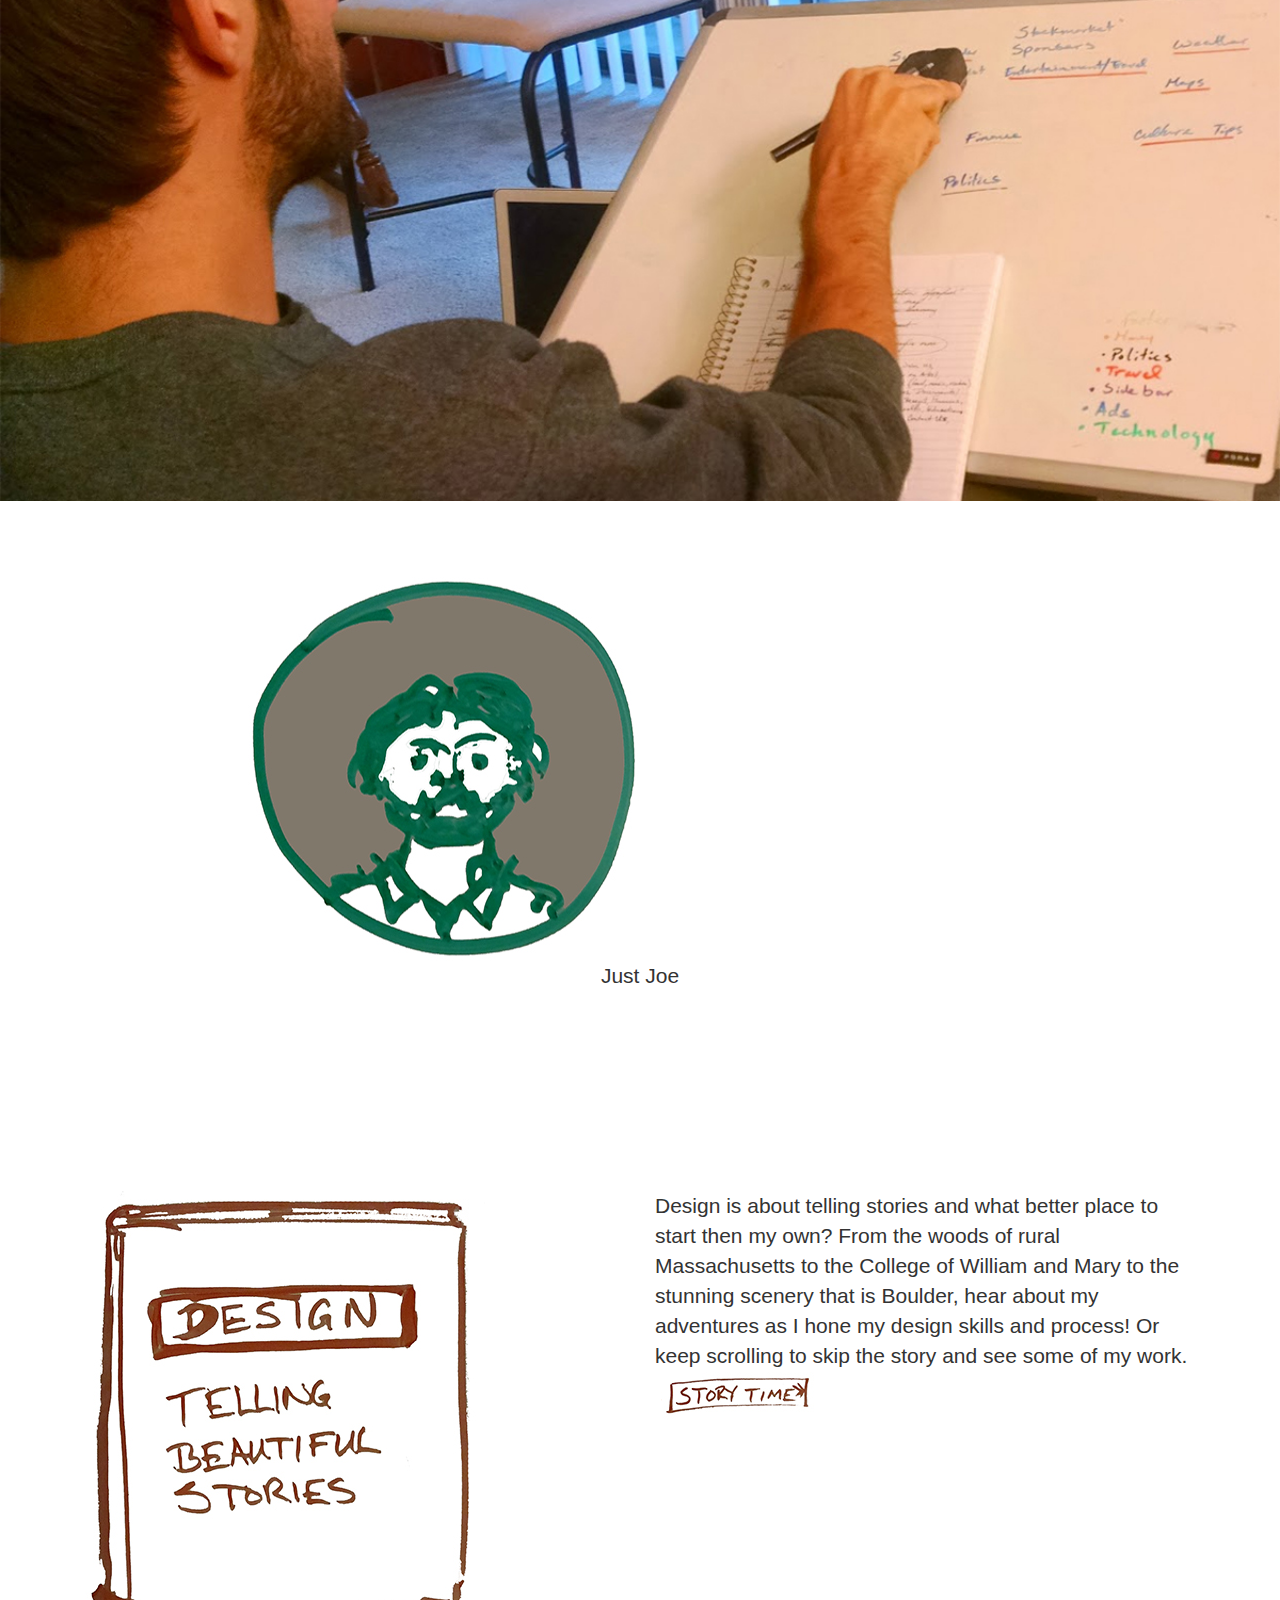
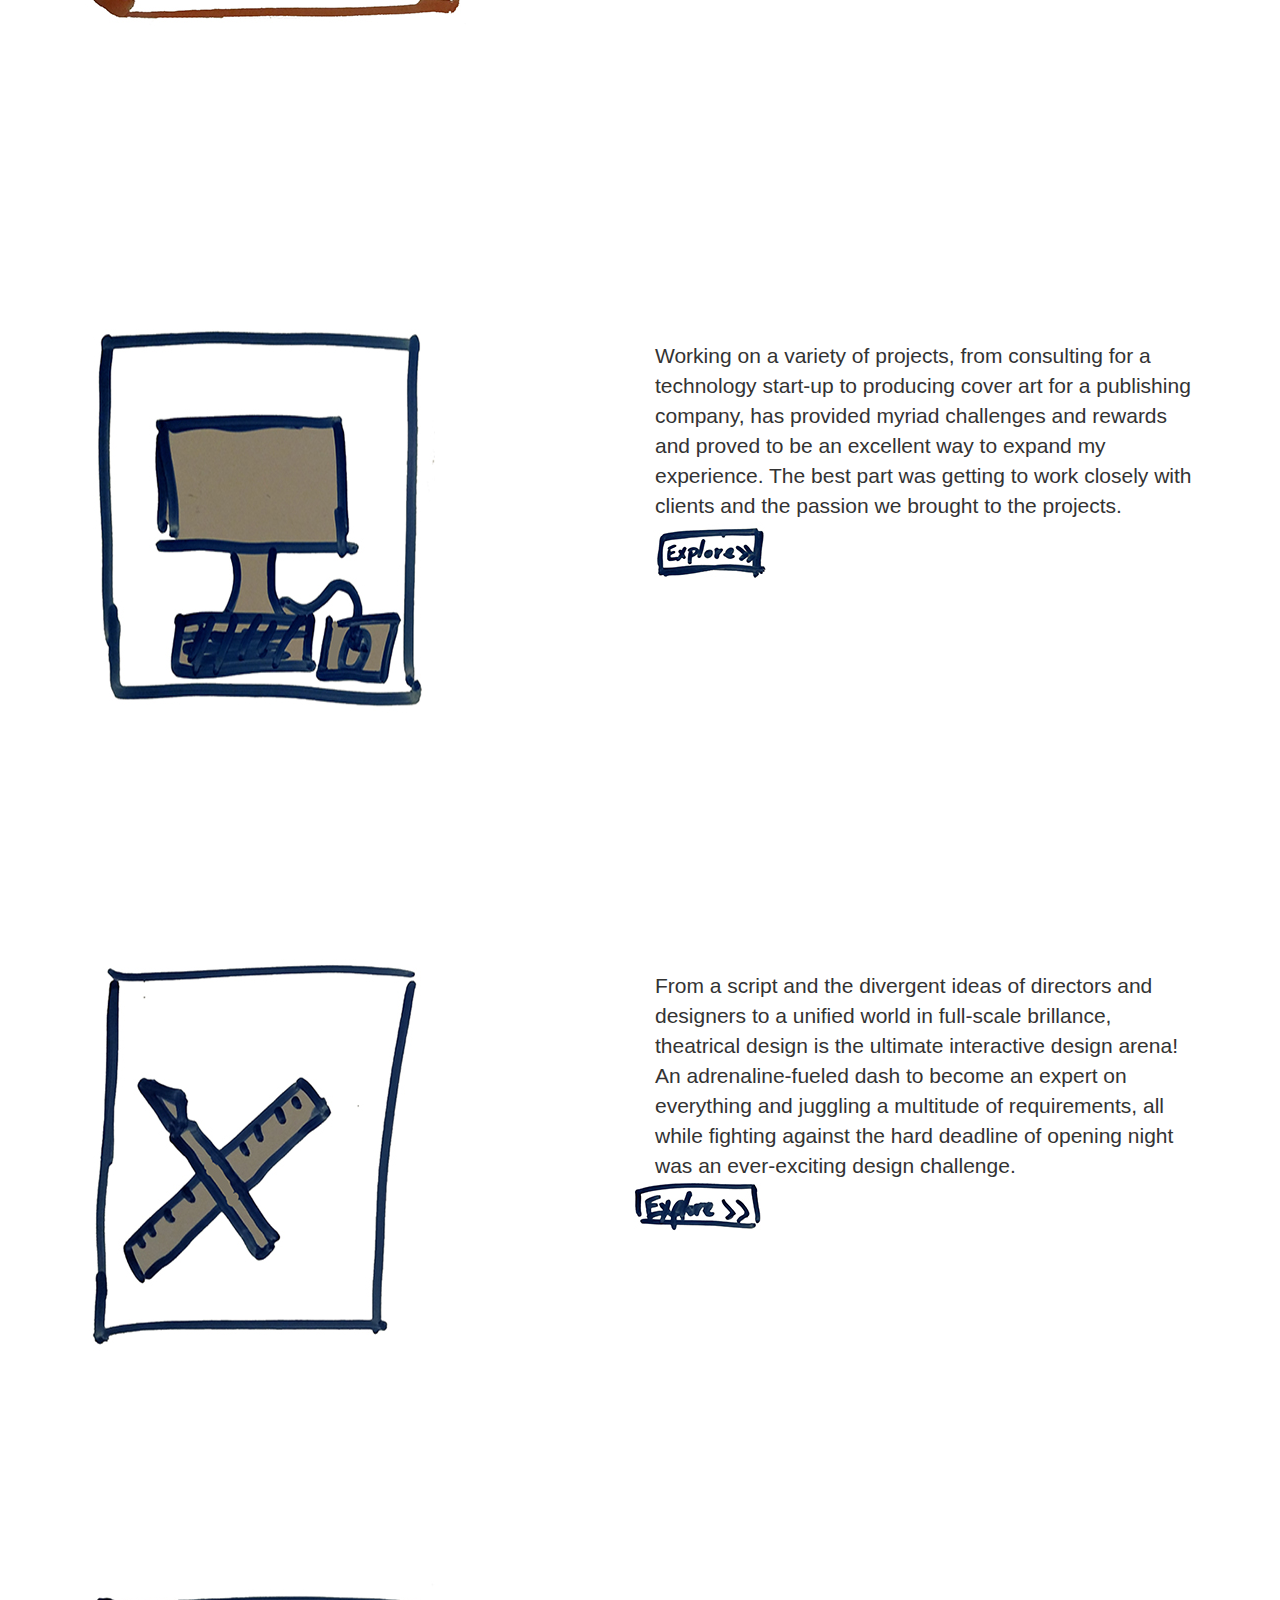
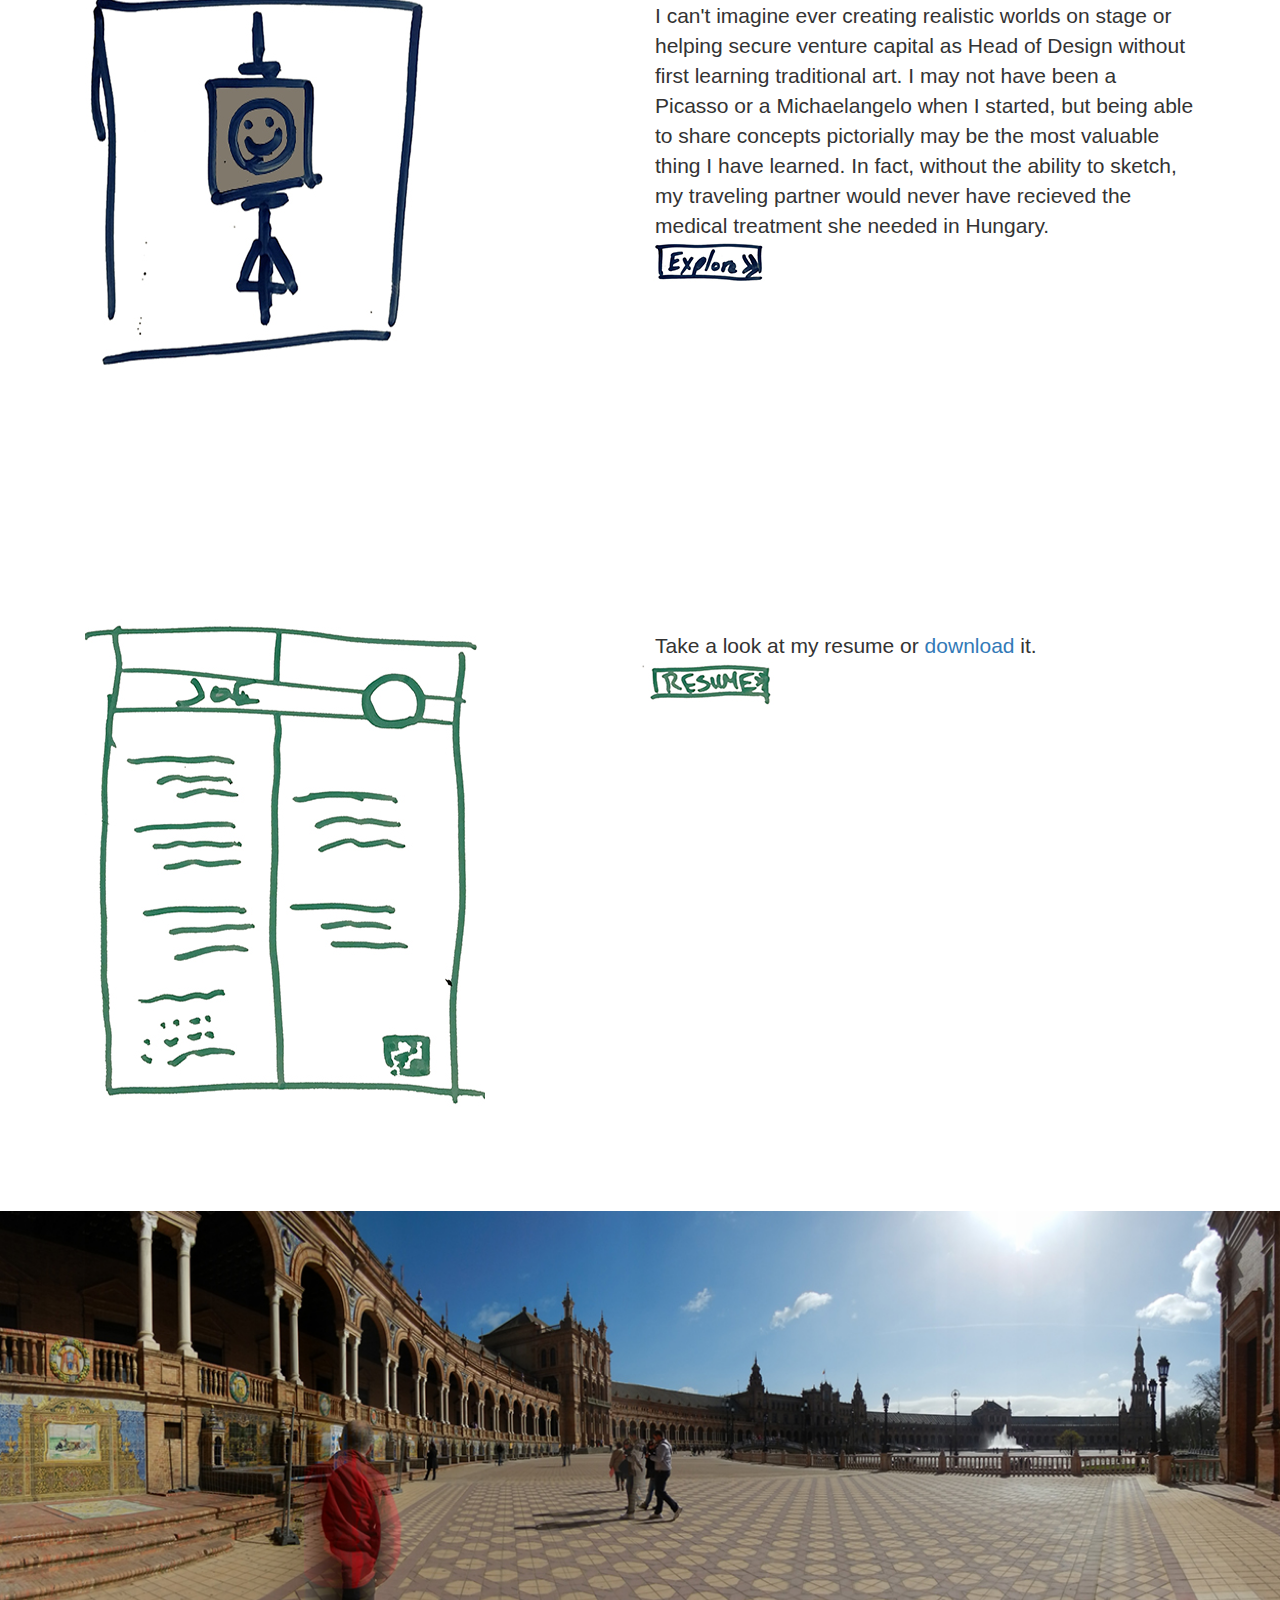
<file: index.html>
<!DOCTYPE html>
<html lang="en">
  <head>
    <meta charset="utf-8">
    <meta http-equiv="X-UA-Compatible" content="IE=edge">
    <meta name="viewport" content="width=device-width, initial-scale=1">
    <!-- The above 3 meta tags *must* come first in the head; any other head content must come *after* these tags -->
    <meta name="description" content="A Mock Website for My Portfolio">
    <meta name="author" content="Joe Kosciusko Tritschler">

    <title>Just Joe</title>

    <!-- Bootstrap core CSS -->
    <link href="css/bootstrap.min.css" rel="stylesheet">

    <!-- Custom styles for this template -->
    <link href="css/index_custom.css" rel="stylesheet">

    <!-- Font Awesome -->
    <link rel="stylesheet" href="fonts/font-awesome/css/font-awesome.min.css">

    <!-- Google Fonts -->
    <link href="http://fonts.googleapis.com/css?family=Abril+Fatface|Cinzel+Decorative|Arvo" rel="stylesheet" type="text/css">

    <!-- HTML5 shim and Respond.js for IE8 support of HTML5 elements and media queries -->
    <!--[if lt IE 9]>
      <script src="https://oss.maxcdn.com/html5shiv/3.7.2/html5shiv.min.js"></script>
      <script src="https://oss.maxcdn.com/respond/1.4.2/respond.min.js"></script>
    <![endif]-->
  </head>

  <body>

    <!-- Main jumbotron for a primary marketing message or call to action -->
    <header>
      <div class="backround-image">
        <p><img id="top-image" class="background-image" src="images/top-image.jpg"></p>
      </div>
    </header>

    <div class="jumbotron">
      <div class="container">
        <div id="portrait"><p><img class="portrait-sketch" src="images/portrait.jpg"><img class="portrait-hover" src="images/portrait-hover.png"><br>Just Joe</p></div>
      </div>
    </div>


    <div id="story-time" class="jumbotron">
      <div class="container">  
        <div>
          <div class="col-md-6"><img src="images/design-book.jpg"></div>
          <div class="col-md-6"><p>Design is about telling stories and what better place to start then my own? From the woods of rural Massachusetts to the College of William and Mary to the stunning scenery that is Boulder, hear about my adventures as I hone my design skills and process! Or keep scrolling to skip the story and see some of my work.<br><a href="my-story.html"><button class="story-time-button" >Story Time >><img src="images/story-time.jpg"></button></a></p></div>
        </div>
      </div>
    </div>  

    <div class="jumbotron">
      <div class="container">
        <div id="graphic-design">
          <div class="col-md-6"><img class="graphic-sketch" src="images/graphic-design.jpg"><img class="graphic-hover" src="images/graphic-hover.jpg"></div>
          <div class="col-md-6"><p>Working on a variety of projects, from consulting for a technology start-up to producing cover art for a publishing company, has provided myriad challenges and rewards and proved to be an excellent way to expand my experience. The best part was getting to work closely with clients and the passion we brought to the projects.<br><a href="graphic-design.html"><button class="graphic-button" >Explore >><img src="images/explore-three.jpg"></button></a></p></div>
        </div>
      </div>
    </div>

    <div class="jumbotron">
      <div class="container">
        <div id="theatrical-design">
          <div class="col-md-6"><img class="theatrical-sketch" src="images/theatrical-design.jpg"><img class="theatrical-hover" src="images/theatrical-hover.jpg"></div>
          <div class="col-md-6"><p>From a script and the divergent ideas of directors and designers to a unified world in full-scale brillance, theatrical design is the ultimate interactive design arena! An adrenaline-fueled dash to become an expert on everything and juggling a multitude of requirements, all while fighting against the hard deadline of opening night was an ever-exciting design challenge.<br><a href="theatrical-design.html"><button class="theatrical-button">Explore >><img src="images/explore-two.jpg"></button></a></p></div>
        </div>
      </div>
    </div>

    <div class="jumbotron">
      <div class="container">
        <div id="traditional-art">
          <div class="col-md-6"><img class="traditional-sketch" src="images/traditional-art.jpg"><img class="traditional-hover" src="images/traditional-hover.jpg"></div>
          <div class="col-md-6"><p>I can't imagine ever creating realistic worlds on stage or helping secure venture capital as Head of Design without first learning traditional art. I may not have been a Picasso or a Michaelangelo when I started, but being able to share concepts pictorially may be the most valuable thing I have learned. In fact, without the ability to sketch, my traveling partner would never have recieved the medical treatment she needed in Hungary.<br><a href="traditional-art.html"><button class="traditional-button">Explore >><img src="images/explore-one.jpg"></button></a></p></div>
        </div>
      </div>
    </div>

    <div  id="resume" class="jumbotron">
      <div class="container">
        <div>
          <div class="col-md-6"><img class="resume-sketch" src="images/resume-sketch.jpg"><img class="resume-hover" src="images/resume-hover.jpg"></div>
          <div class="col-md-6"><p>Take a look at my resume or <a href="files/resume-joe-k-t.pdf" download>download</a> it.<br><a href="files/resume-joe-k-t.pdf"><button class="resume-button">Resume >><img src="images/resume-btn.jpg"></button></a></p></div>
        </div>
      </div>
    </div>

    <footer>
      <div class="backround-image">
        <p><img id="bottom-image" class="background-image" src="images/bottom-image.jpg"></p>
      </div>
    </footer>


    <!-- Bootstrap core JavaScript
    ================================================== -->
    <!-- Placed at the end of the document so the pages load faster -->
    <script src="https://ajax.googleapis.com/ajax/libs/jquery/1.11.2/jquery.min.js"></script>
    <script src="js/bootstrap.min.js"></script>
    <script src="js/hover.js"></script>
    <!-- IE10 viewport hack for Surface/desktop Windows 8 bug -->
    <script src="js/ie10-viewport-bug-workaround.js"></script>
  </body>
</html>
</file>
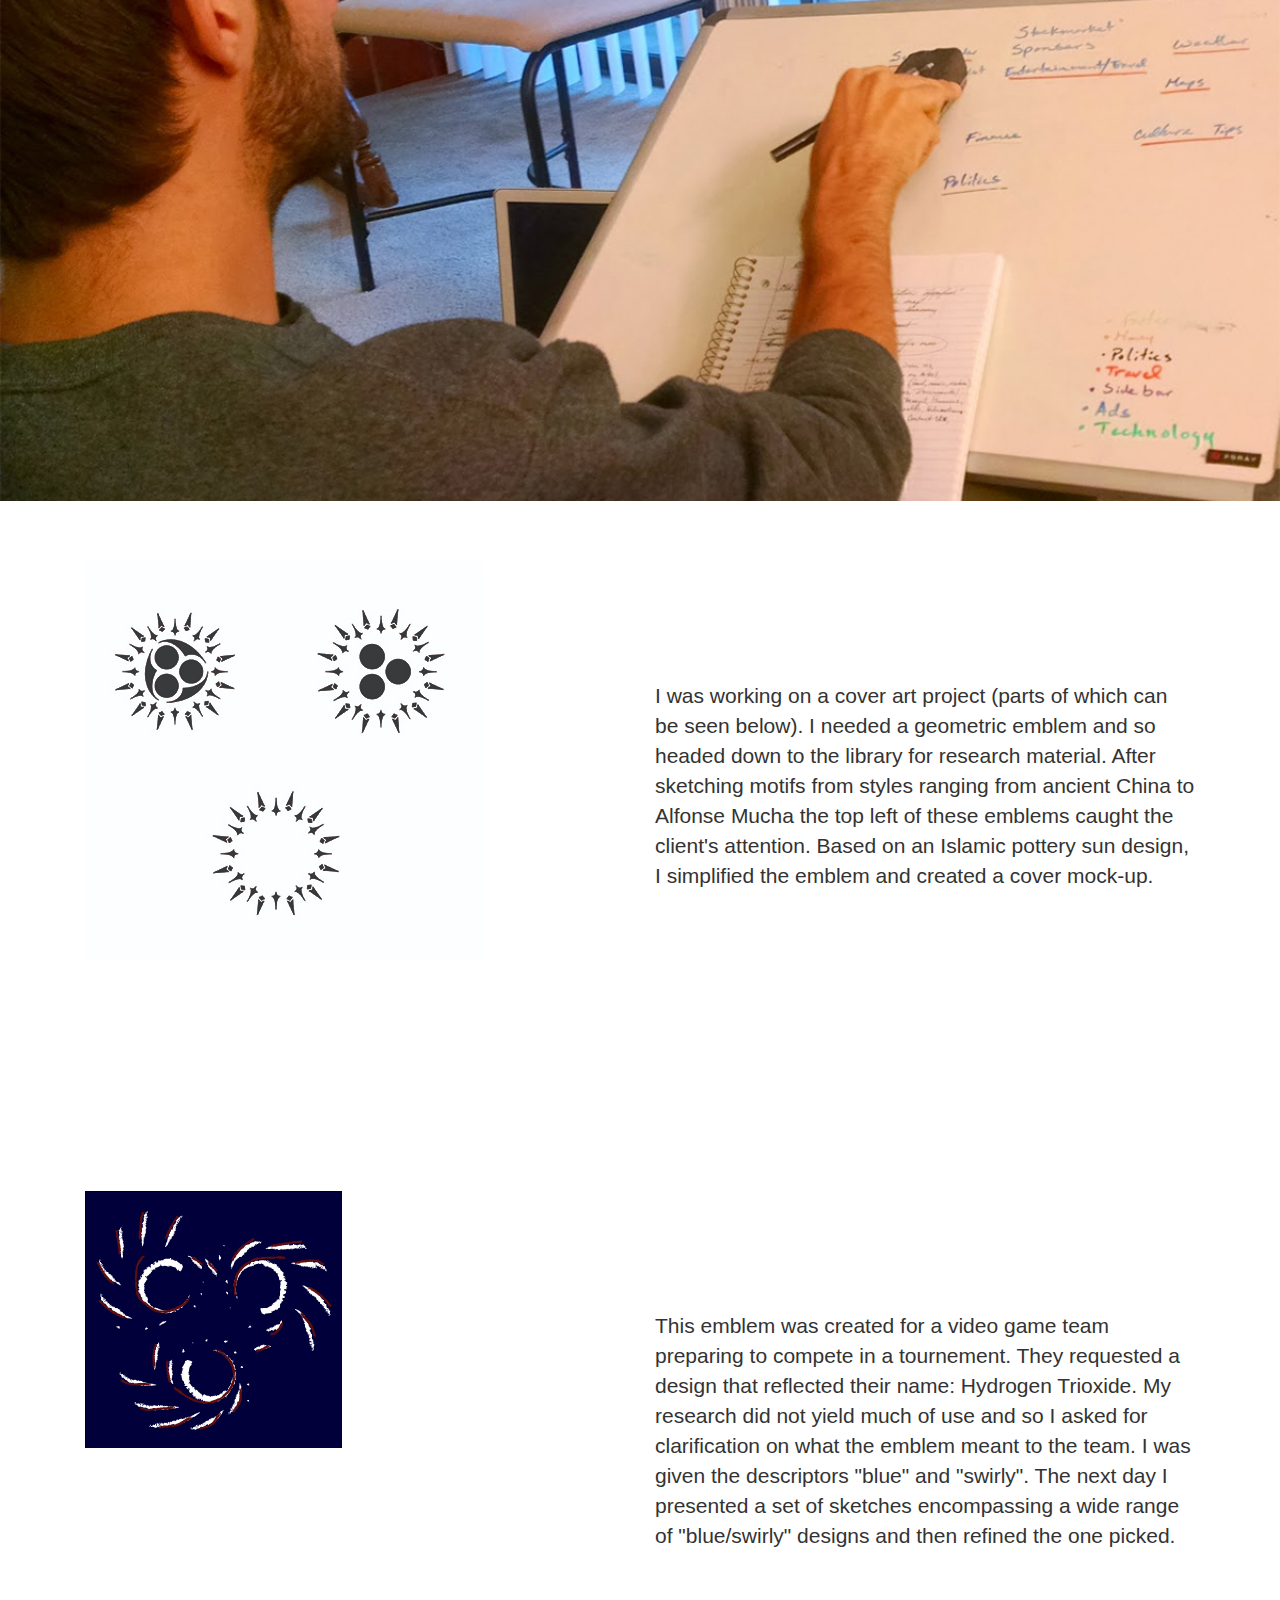
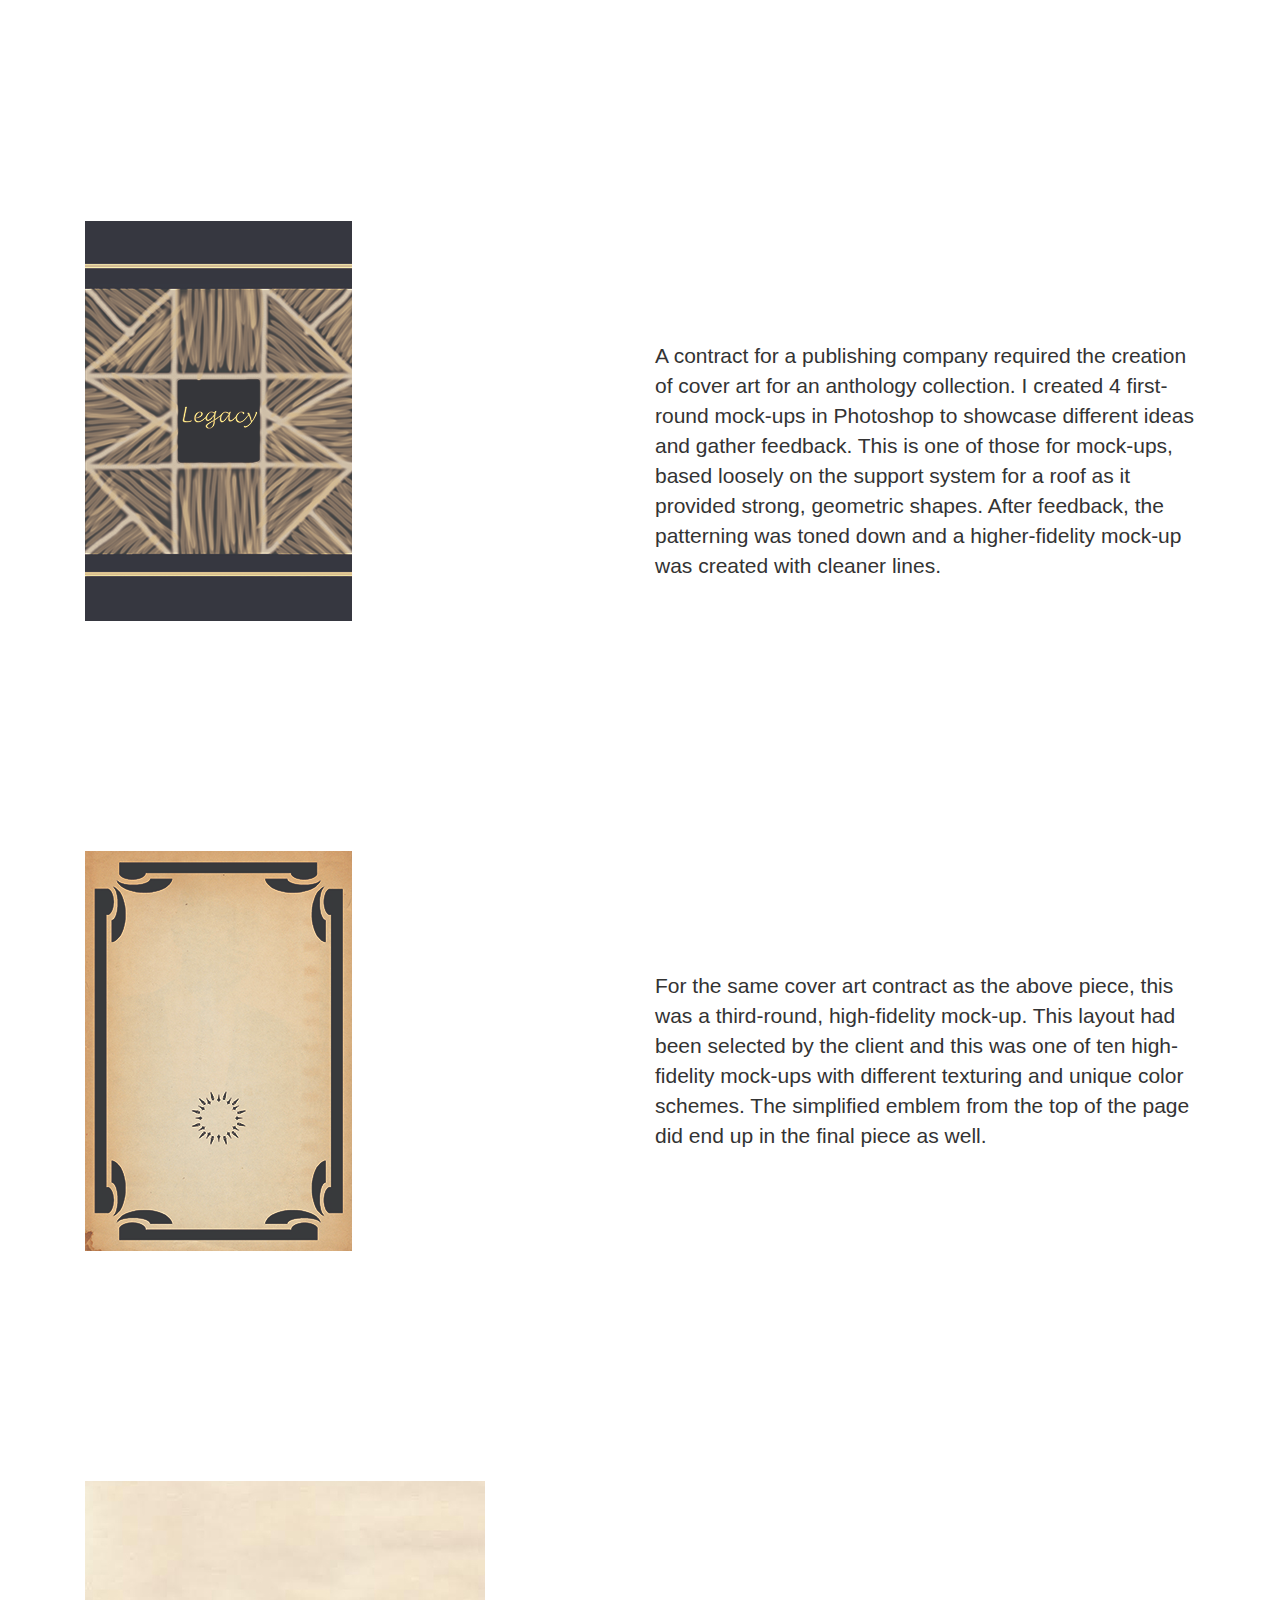
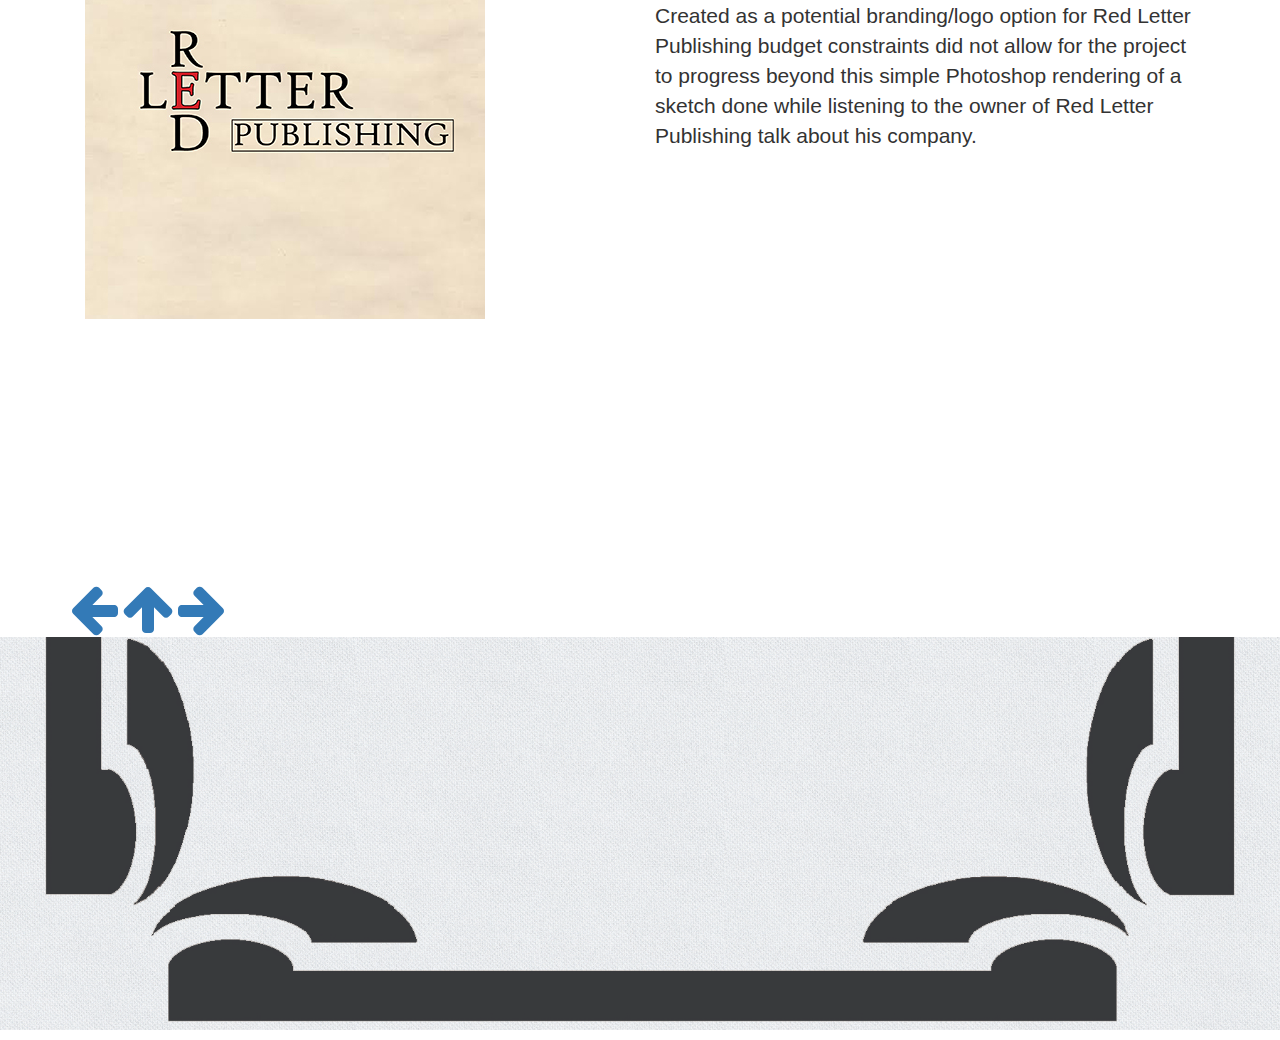
<file: graphic-design.html>
<!DOCTYPE html>
<html lang="en">
  <head>
    <meta charset="utf-8">
    <meta http-equiv="X-UA-Compatible" content="IE=edge">
    <meta name="viewport" content="width=device-width, initial-scale=1">
    <!-- The above 3 meta tags *must* come first in the head; any other head content must come *after* these tags -->
    <meta name="description" content="A Mock Website for My Portfolio">
    <meta name="author" content="Joe Kosciusko Tritschler">

    <title>Just Joe | Graphic Design</title>

    <!-- Bootstrap core CSS -->
    <link href="css/bootstrap.min.css" rel="stylesheet">

    <!-- Custom styles for this template -->
    <link href="css/index_custom.css" rel="stylesheet">

    <!-- Font Awesome -->
    <link rel="stylesheet" href="fonts/font-awesome/css/font-awesome.min.css">

    <!-- Google Fonts -->
    <link href="http://fonts.googleapis.com/css?family=Abril+Fatface|Cinzel+Decorative|Arvo" rel="stylesheet" type="text/css">

    <!-- HTML5 shim and Respond.js for IE8 support of HTML5 elements and media queries -->
    <!--[if lt IE 9]>
      <script src="https://oss.maxcdn.com/html5shiv/3.7.2/html5shiv.min.js"></script>
      <script src="https://oss.maxcdn.com/respond/1.4.2/respond.min.js"></script>
    <![endif]-->
  </head>

  <body>

    <!-- Main jumbotron for a primary marketing message or call to action -->
    <header>
      <div class="backround-image">
        <p><img id="top-image" class="background-image" src="images/top-image.jpg"></p>
      </div>
    </header>

    <div class="jumbotron">
      <div class="container">  
        <div class="col-md-6"><img src="images/emblems.jpg"></div>
        <div class="col-md-6"><p>I was working on a cover art project (parts of which can be seen below). I needed a geometric emblem and so headed down to the library for research material. After sketching motifs from styles ranging from ancient China to Alfonse Mucha the top left of these emblems caught the client's attention. Based on an Islamic pottery sun design, I simplified the emblem and created a cover mock-up.</p></div>
      </div>
    </div>  

    <div class="jumbotron">
      <div class="container">
        <div class="col-md-6"><img src="images/team-emblem.jpg"></div>
        <div class="col-md-6"><p>This emblem was created for a video game team preparing to compete in a tournement. They requested a design that reflected their name: Hydrogen Trioxide. My research did not yield much of use and so I asked for clarification on what the emblem meant to the team. I was given the descriptors "blue" and "swirly". The next day I presented a set of sketches encompassing a wide range of "blue/swirly" designs and then refined the one picked.</p></div>
      </div>
    </div>

    <div class="jumbotron">
      <div class="container">
        <div class="col-md-6"><img src="images/book-sketch.jpg"></div>
        <div class="col-md-6"><p>A contract for a publishing company required the creation of cover art for an anthology collection. I created 4 first-round mock-ups in Photoshop to showcase different ideas and gather feedback. This is one of those for mock-ups, based loosely on the support system for a roof as it provided strong, geometric shapes. After feedback, the patterning was toned down and a higher-fidelity mock-up was created with cleaner lines.</p></div>
      </div>
    </div>

    <div class="jumbotron">
      <div class="container">
        <div class="col-md-6"><img src="images/book-cover.jpg"></div>
        <div class="col-md-6"><p>For the same cover art contract as the above piece, this was a third-round, high-fidelity mock-up. This layout had been selected by the client and this was one of ten high-fidelity mock-ups with different texturing and unique color schemes. The simplified emblem from the top of the page did end up in the final piece as well.</p></div>
      </div>
    </div>

    <div  id="resume" class="jumbotron">
      <div class="container">
        <div class="col-md-6"><img src="images/red-letter-logo.jpg"></div>
        <div class="col-md-6"><p>Created as a potential branding/logo option for Red Letter Publishing budget constraints did not allow for the project to progress beyond this simple Photoshop rendering of a sketch done while listening to the owner of Red Letter Publishing talk about his company.</p></div>
      </div>
    </div>
    
    <div class="page-nav">
      <div class="container">
        <a href="my-story.html"><i class="fa fa-arrow-left fa-4x"></i></a>
        <a href="index.html"><i class="fa fa-arrow-up fa-4x"></i></a>
        <a href="theatrical-design.html"><i class="fa fa-arrow-right fa-4x"></i></a>
      </div>
    </div>

    <footer>
      <div class="backround-image">
        <p><img id="bottom-image" class="background-image" src="images/graphic-design-bottom.jpg"></p>
      </div>
    </footer>


    <!-- Bootstrap core JavaScript
    ================================================== -->
    <!-- Placed at the end of the document so the pages load faster -->
    <script src="https://ajax.googleapis.com/ajax/libs/jquery/1.11.2/jquery.min.js"></script>
    <script src="js/bootstrap.min.js"></script>
    <!-- IE10 viewport hack for Surface/desktop Windows 8 bug -->
    <script src="js/ie10-viewport-bug-workaround.js"></script>
  </body>
</html>
</file>
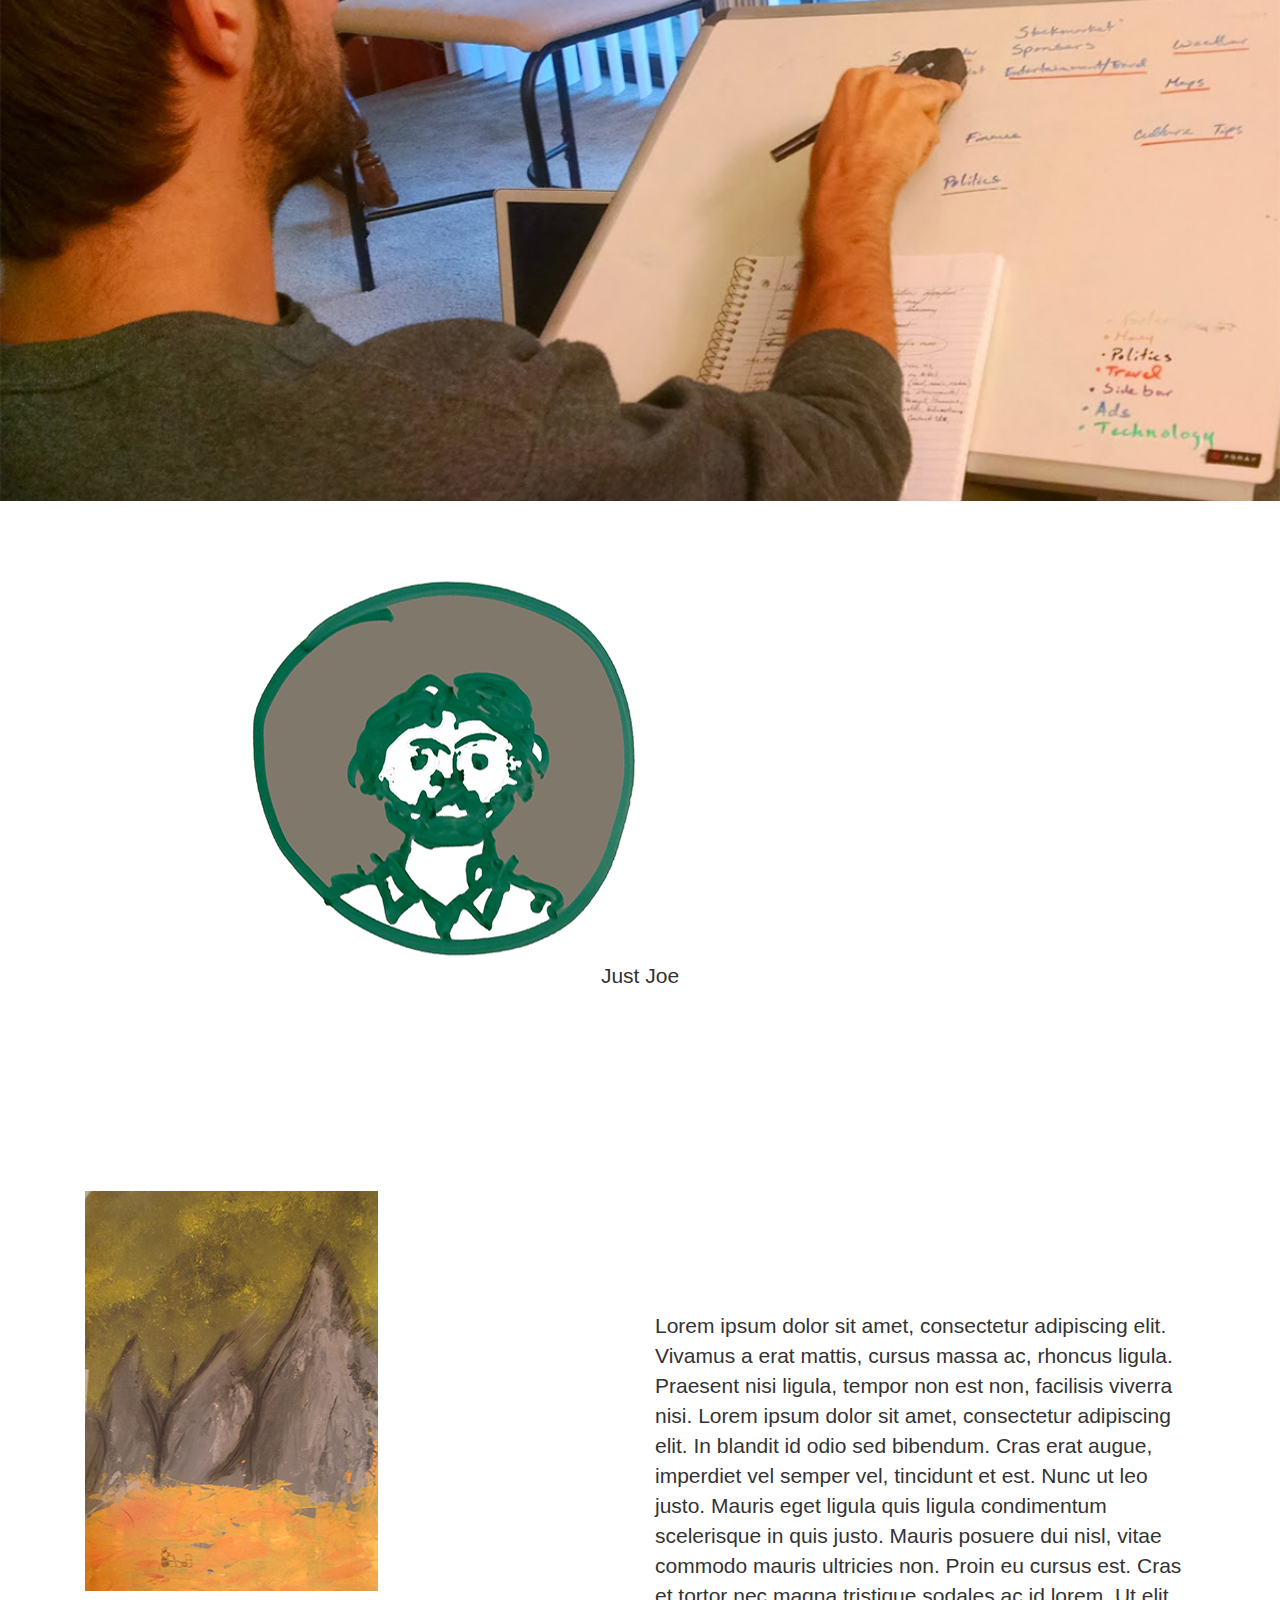
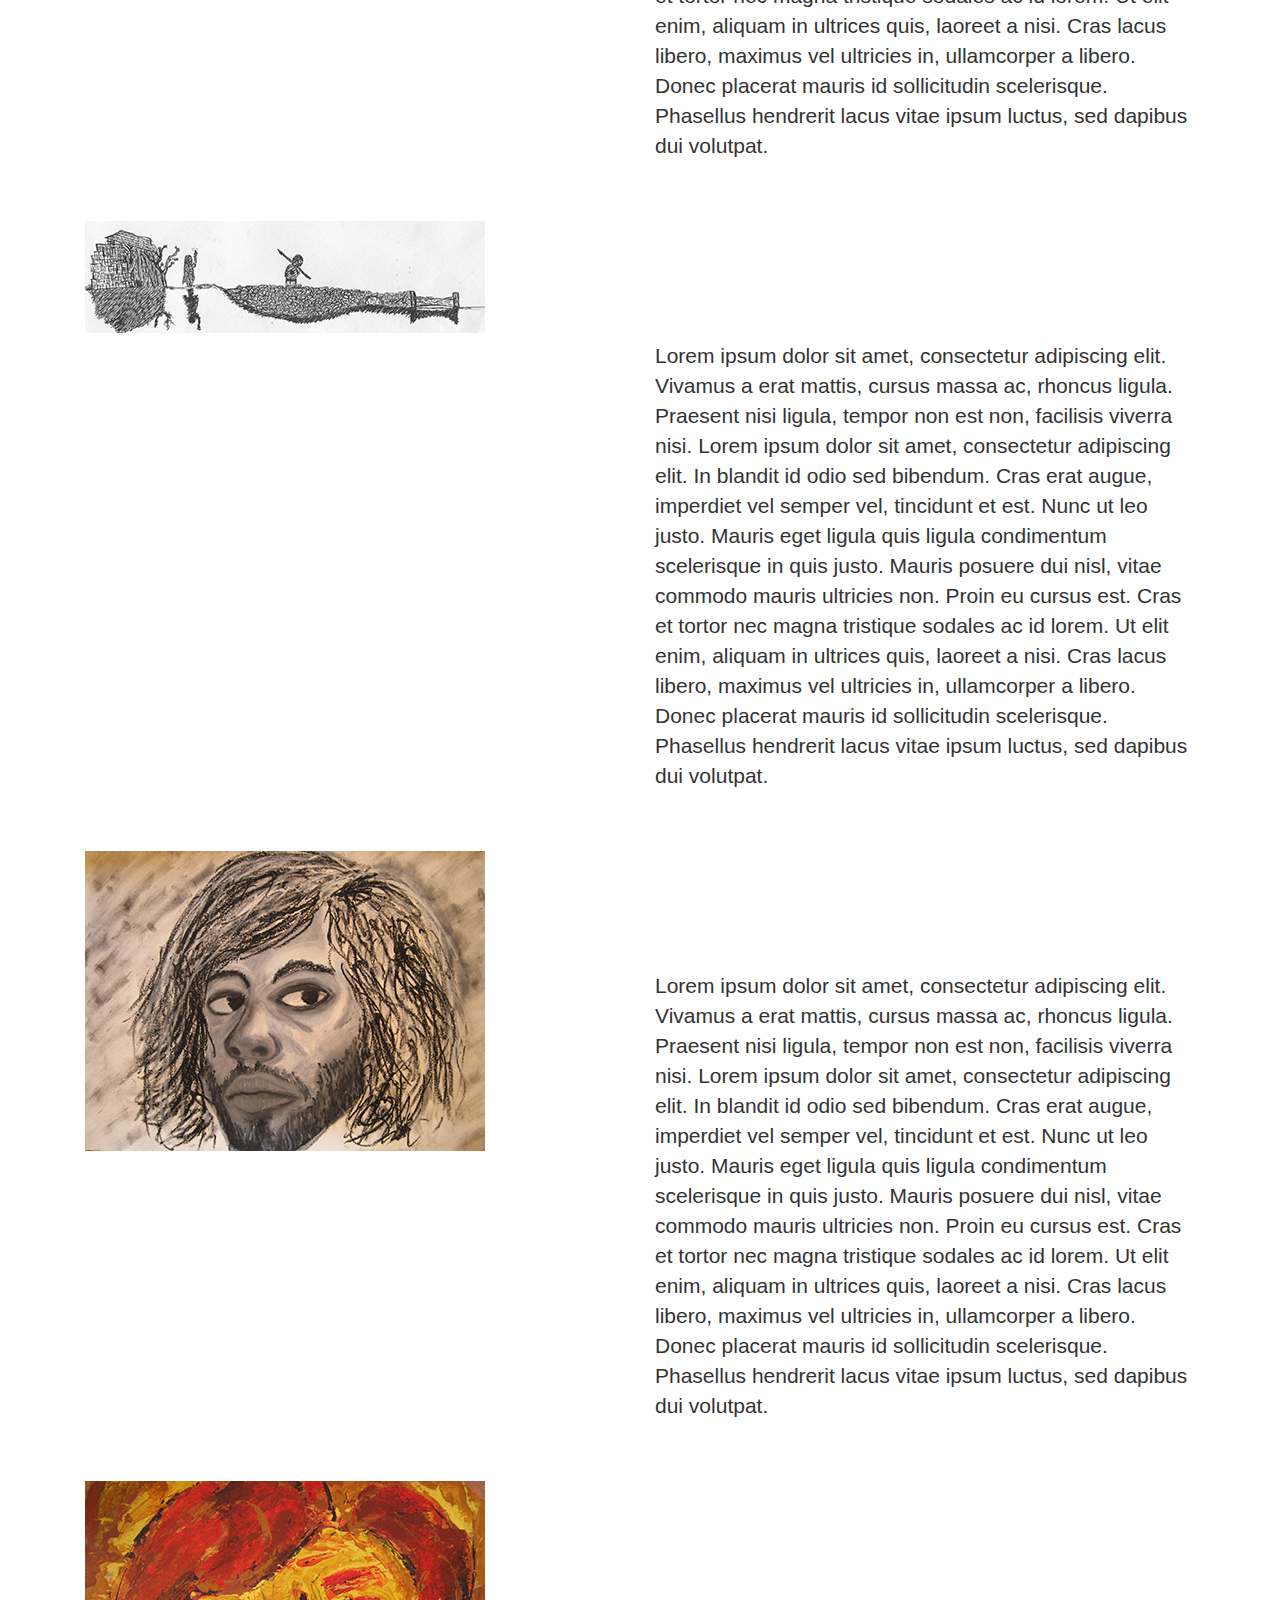
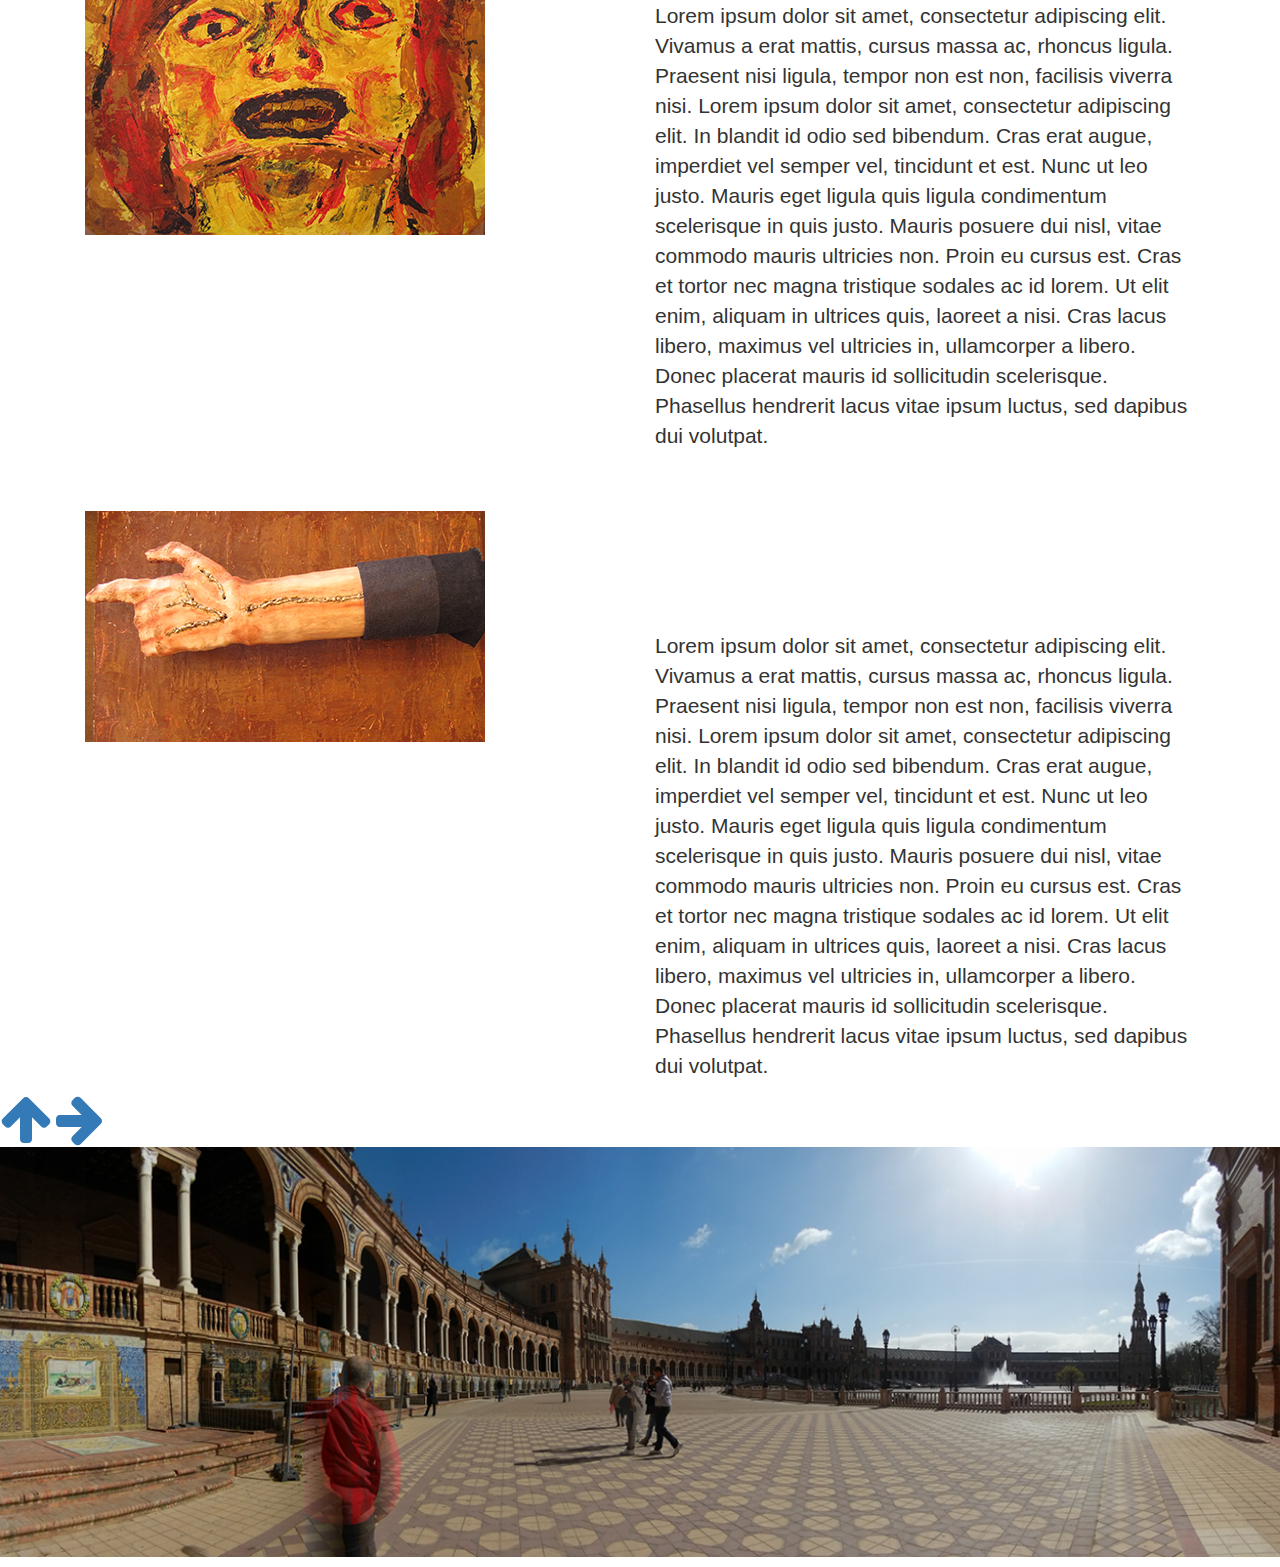
<file: my-story.html>
<!DOCTYPE html>
<html lang="en">
  <head>
    <meta charset="utf-8">
    <meta http-equiv="X-UA-Compatible" content="IE=edge">
    <meta name="viewport" content="width=device-width, initial-scale=1">
    <!-- The above 3 meta tags *must* come first in the head; any other head content must come *after* these tags -->
    <meta name="description" content="A Mock Website for My Portfolio">
    <meta name="author" content="Joe Kosciusko Tritschler">

    <title>Just Joe | My Story</title>

    <!-- Bootstrap core CSS -->
    <link href="css/bootstrap.min.css" rel="stylesheet">

    <!-- Custom styles for this template -->
    <link href="css/index_custom.css" rel="stylesheet">

    <!-- Font Awesome -->
    <link rel="stylesheet" href="fonts/font-awesome/css/font-awesome.min.css">

    <!-- Google Fonts -->
    <link href="http://fonts.googleapis.com/css?family=Abril+Fatface|Cinzel+Decorative|Arvo" rel="stylesheet" type="text/css">

    <!-- HTML5 shim and Respond.js for IE8 support of HTML5 elements and media queries -->
    <!--[if lt IE 9]>
      <script src="https://oss.maxcdn.com/html5shiv/3.7.2/html5shiv.min.js"></script>
      <script src="https://oss.maxcdn.com/respond/1.4.2/respond.min.js"></script>
    <![endif]-->
  </head>

  <body>

    <!-- Main jumbotron for a primary marketing message or call to action -->
    <header>
      <div class="backround-image">
        <p><img id="top-image" class="background-image" src="images/top-image.jpg"></p>
      </div>
    </header>

    <div class="jumbotron">
      <div class="container">
        <div id="portrait"><p><img class="portrait-sketch" src="images/portrait.jpg"><img class="portrait-hover" src="images/portrait-hover.png"><br>Just Joe</p></div>
      </div>
    </div>

    <div class="jumbotron">
      <div class="container">  
        <div class="col-md-6"><img src="images/mixed-media-test.jpg"></div>
        <div class="col-md-6"><p>Lorem ipsum dolor sit amet, consectetur adipiscing elit. Vivamus a erat mattis, cursus massa ac, rhoncus ligula. Praesent nisi ligula, tempor non est non, facilisis viverra nisi. Lorem ipsum dolor sit amet, consectetur adipiscing elit. In blandit id odio sed bibendum. Cras erat augue, imperdiet vel semper vel, tincidunt et est. Nunc ut leo justo. Mauris eget ligula quis ligula condimentum scelerisque in quis justo. Mauris posuere dui nisl, vitae commodo mauris ultricies non. Proin eu cursus est. Cras et tortor nec magna tristique sodales ac id lorem. Ut elit enim, aliquam in ultrices quis, laoreet a nisi. Cras lacus libero, maximus vel ultricies in, ullamcorper a libero. Donec placerat mauris id sollicitudin scelerisque. Phasellus hendrerit lacus vitae ipsum luctus, sed dapibus dui volutpat.</p></div>
      </div>
    </div>  

    <div class="jumbotron">
      <div class="container">
        <div class="col-md-6"><img src="images/pen-and-ink-sketch.jpg"></div>
        <div class="col-md-6"><p>Lorem ipsum dolor sit amet, consectetur adipiscing elit. Vivamus a erat mattis, cursus massa ac, rhoncus ligula. Praesent nisi ligula, tempor non est non, facilisis viverra nisi. Lorem ipsum dolor sit amet, consectetur adipiscing elit. In blandit id odio sed bibendum. Cras erat augue, imperdiet vel semper vel, tincidunt et est. Nunc ut leo justo. Mauris eget ligula quis ligula condimentum scelerisque in quis justo. Mauris posuere dui nisl, vitae commodo mauris ultricies non. Proin eu cursus est. Cras et tortor nec magna tristique sodales ac id lorem. Ut elit enim, aliquam in ultrices quis, laoreet a nisi. Cras lacus libero, maximus vel ultricies in, ullamcorper a libero. Donec placerat mauris id sollicitudin scelerisque. Phasellus hendrerit lacus vitae ipsum luctus, sed dapibus dui volutpat.</p></div>
      </div>
    </div>

    <div class="jumbotron">
      <div class="container">
        <div class="col-md-6"><img src="images/acrylic-self-portrait.jpg"></div>
        <div class="col-md-6"><p>Lorem ipsum dolor sit amet, consectetur adipiscing elit. Vivamus a erat mattis, cursus massa ac, rhoncus ligula. Praesent nisi ligula, tempor non est non, facilisis viverra nisi. Lorem ipsum dolor sit amet, consectetur adipiscing elit. In blandit id odio sed bibendum. Cras erat augue, imperdiet vel semper vel, tincidunt et est. Nunc ut leo justo. Mauris eget ligula quis ligula condimentum scelerisque in quis justo. Mauris posuere dui nisl, vitae commodo mauris ultricies non. Proin eu cursus est. Cras et tortor nec magna tristique sodales ac id lorem. Ut elit enim, aliquam in ultrices quis, laoreet a nisi. Cras lacus libero, maximus vel ultricies in, ullamcorper a libero. Donec placerat mauris id sollicitudin scelerisque. Phasellus hendrerit lacus vitae ipsum luctus, sed dapibus dui volutpat.</p></div>
      </div>
    </div>

    <div class="jumbotron">
      <div class="container">
        <div class="col-md-6"><img src="images/knife-self-portrait.jpg"></div>
        <div class="col-md-6"><p>Lorem ipsum dolor sit amet, consectetur adipiscing elit. Vivamus a erat mattis, cursus massa ac, rhoncus ligula. Praesent nisi ligula, tempor non est non, facilisis viverra nisi. Lorem ipsum dolor sit amet, consectetur adipiscing elit. In blandit id odio sed bibendum. Cras erat augue, imperdiet vel semper vel, tincidunt et est. Nunc ut leo justo. Mauris eget ligula quis ligula condimentum scelerisque in quis justo. Mauris posuere dui nisl, vitae commodo mauris ultricies non. Proin eu cursus est. Cras et tortor nec magna tristique sodales ac id lorem. Ut elit enim, aliquam in ultrices quis, laoreet a nisi. Cras lacus libero, maximus vel ultricies in, ullamcorper a libero. Donec placerat mauris id sollicitudin scelerisque. Phasellus hendrerit lacus vitae ipsum luctus, sed dapibus dui volutpat.</p></div>
      </div>
    </div>

    <div class="jumbotron">
      <div class="container">
        <div class="col-md-6"><img src="images/arm-sculpture.jpg"></div>
        <div class="col-md-6"><p>Lorem ipsum dolor sit amet, consectetur adipiscing elit. Vivamus a erat mattis, cursus massa ac, rhoncus ligula. Praesent nisi ligula, tempor non est non, facilisis viverra nisi. Lorem ipsum dolor sit amet, consectetur adipiscing elit. In blandit id odio sed bibendum. Cras erat augue, imperdiet vel semper vel, tincidunt et est. Nunc ut leo justo. Mauris eget ligula quis ligula condimentum scelerisque in quis justo. Mauris posuere dui nisl, vitae commodo mauris ultricies non. Proin eu cursus est. Cras et tortor nec magna tristique sodales ac id lorem. Ut elit enim, aliquam in ultrices quis, laoreet a nisi. Cras lacus libero, maximus vel ultricies in, ullamcorper a libero. Donec placerat mauris id sollicitudin scelerisque. Phasellus hendrerit lacus vitae ipsum luctus, sed dapibus dui volutpat.</p></div>
      </div>
    </div>

    <div class="page-nav">
      <a href="index.html"><i class="fa fa-arrow-up fa-4x"></i></a>
      <a href="graphic-design.html"><i class="fa fa-arrow-right fa-4x"></i></a>
    </div>
    
    <footer>
      <div class="backround-image">
        <p><img id="bottom-image" class="background-image" src="images/bottom-image.jpg"></p>
      </div>
    </footer>


    <!-- Bootstrap core JavaScript
    ================================================== -->
    <!-- Placed at the end of the document so the pages load faster -->
    <script src="https://ajax.googleapis.com/ajax/libs/jquery/1.11.2/jquery.min.js"></script>
    <script src="js/bootstrap.min.js"></script>
    <!-- IE10 viewport hack for Surface/desktop Windows 8 bug -->
    <script src="js/ie10-viewport-bug-workaround.js"></script>
  </body>
</html>
</file>
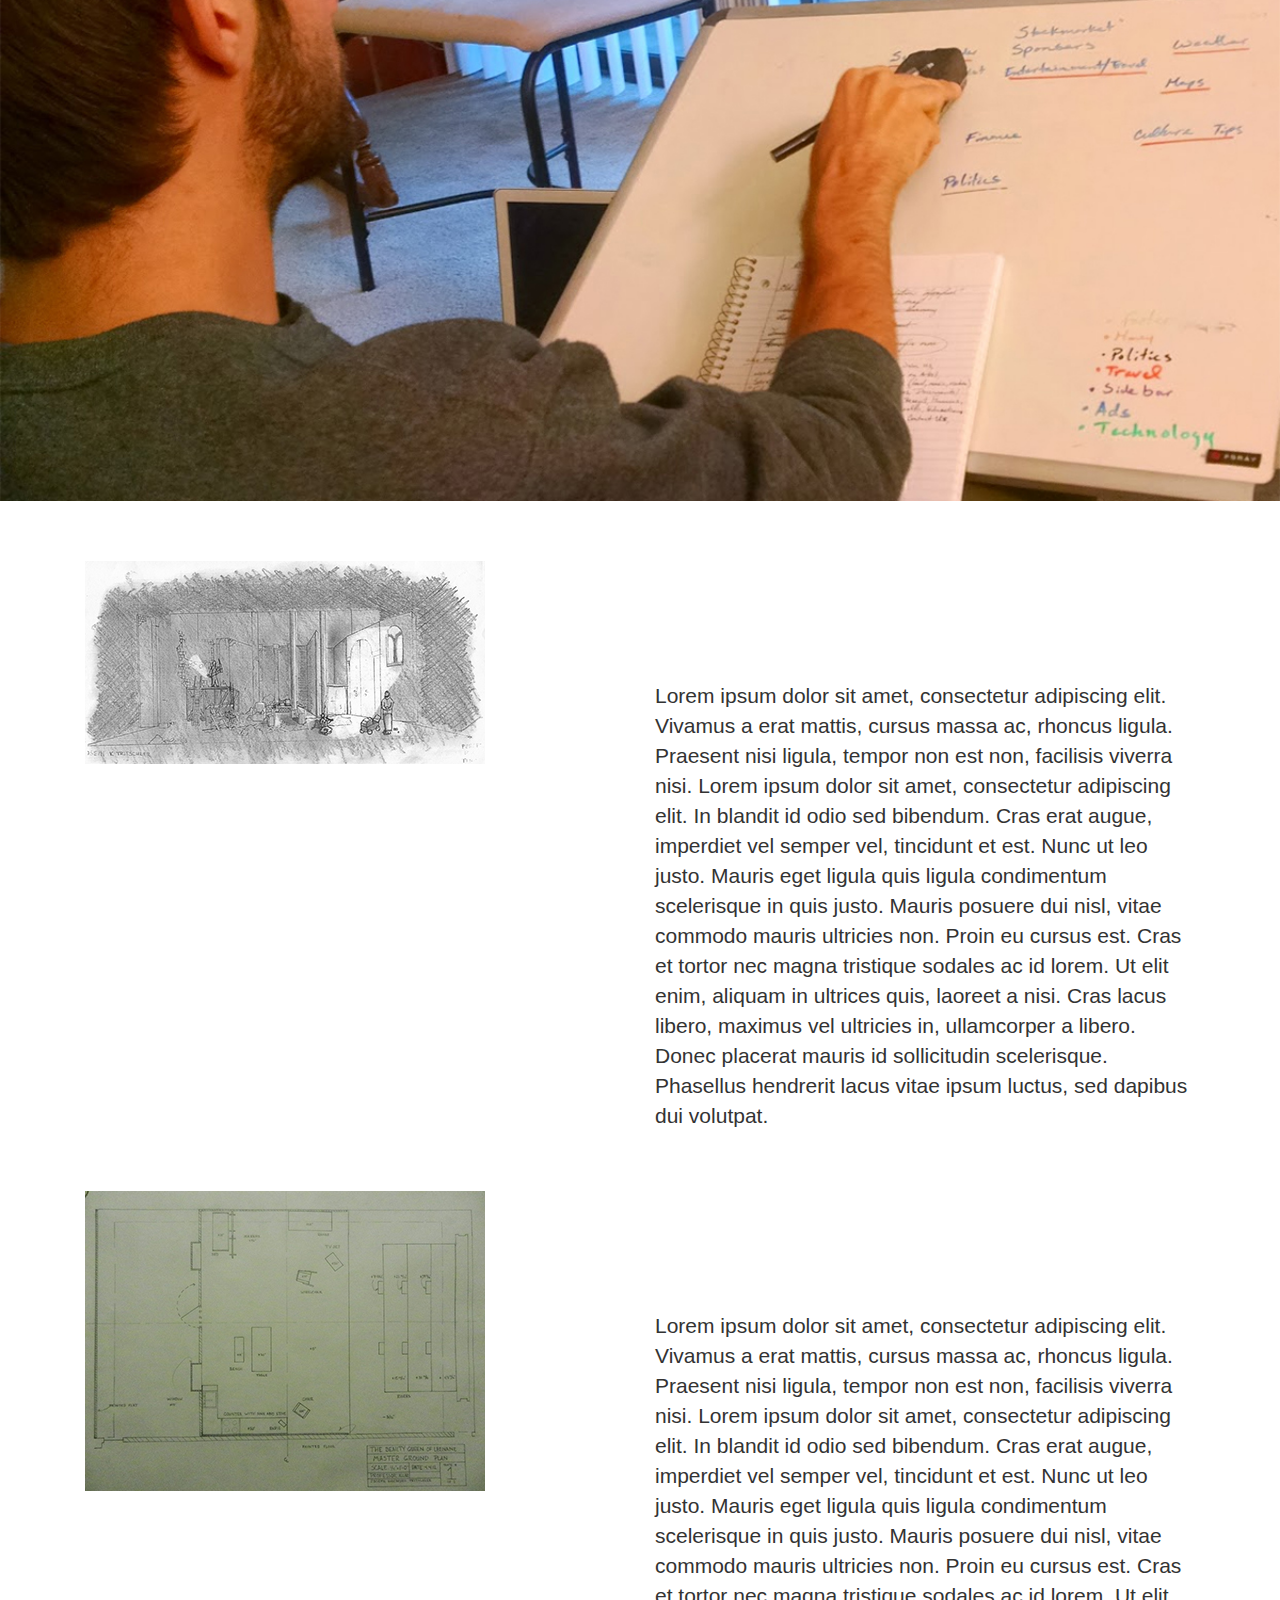
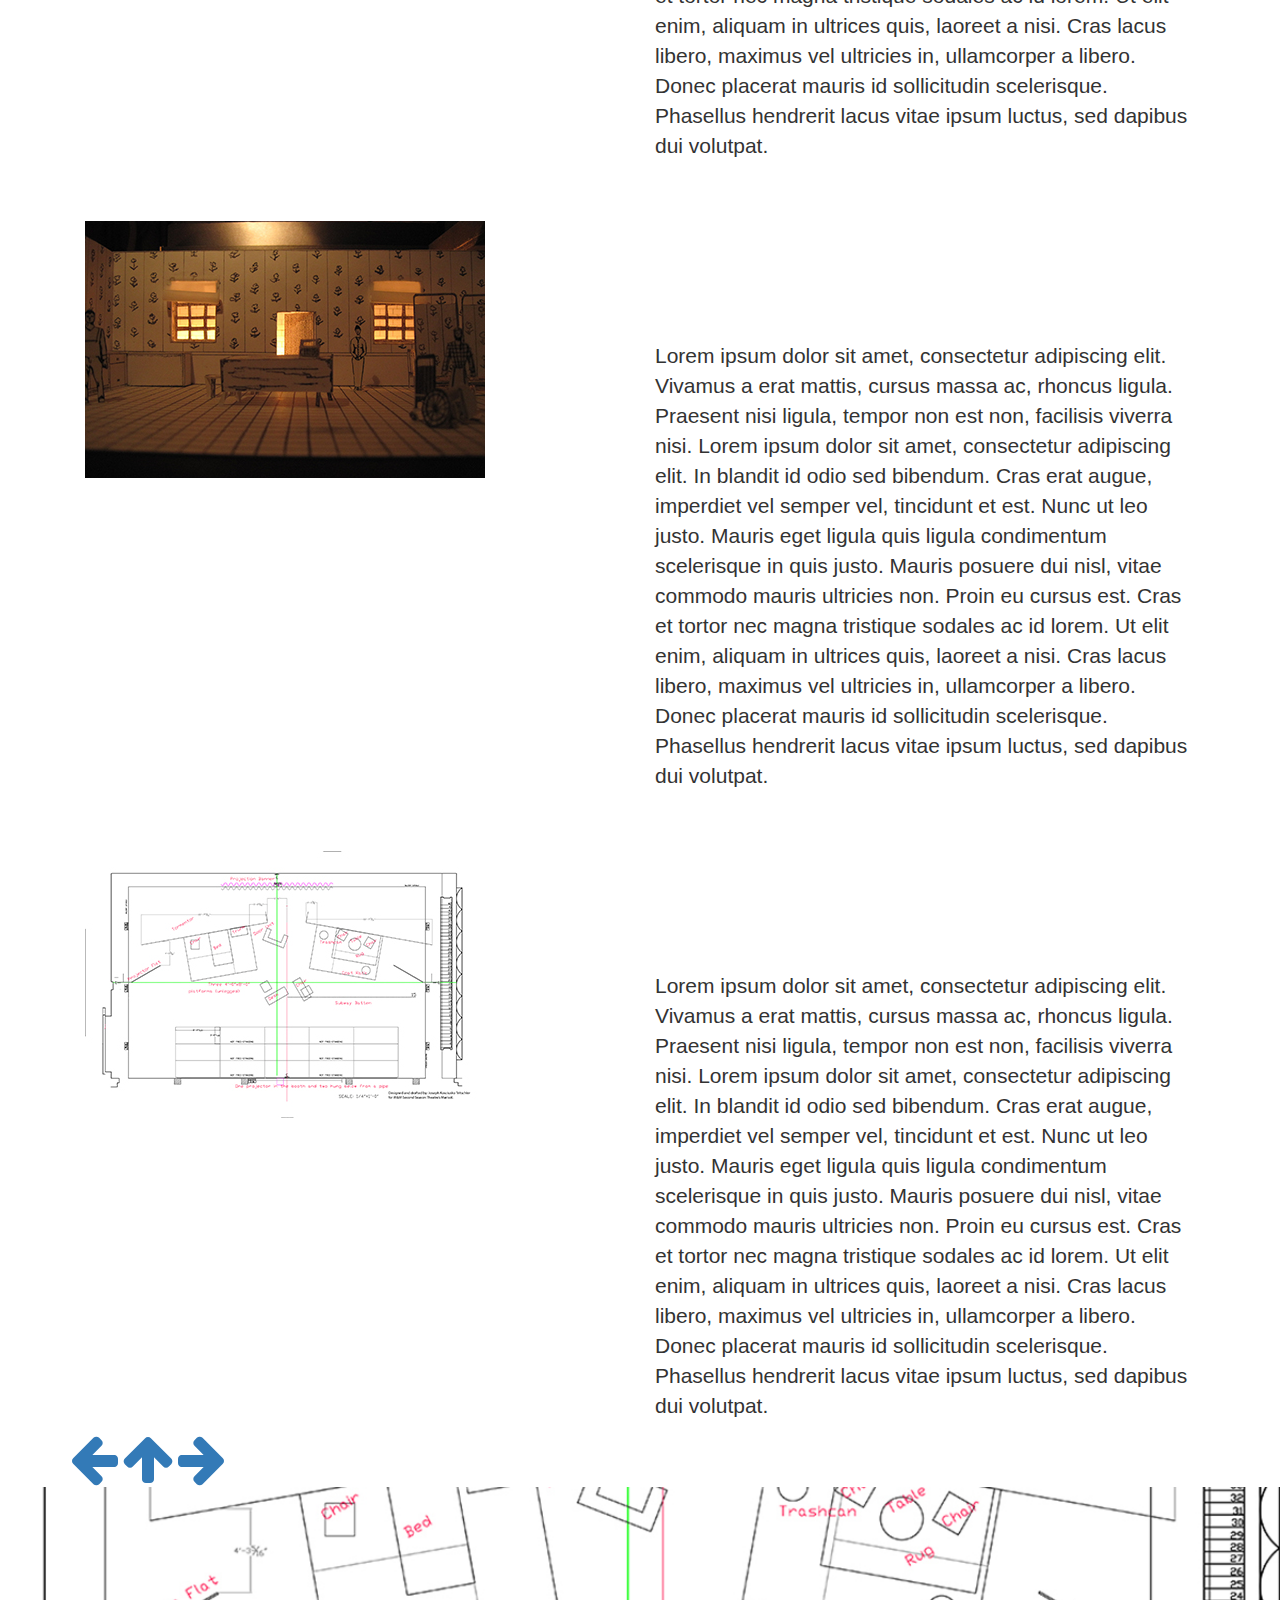
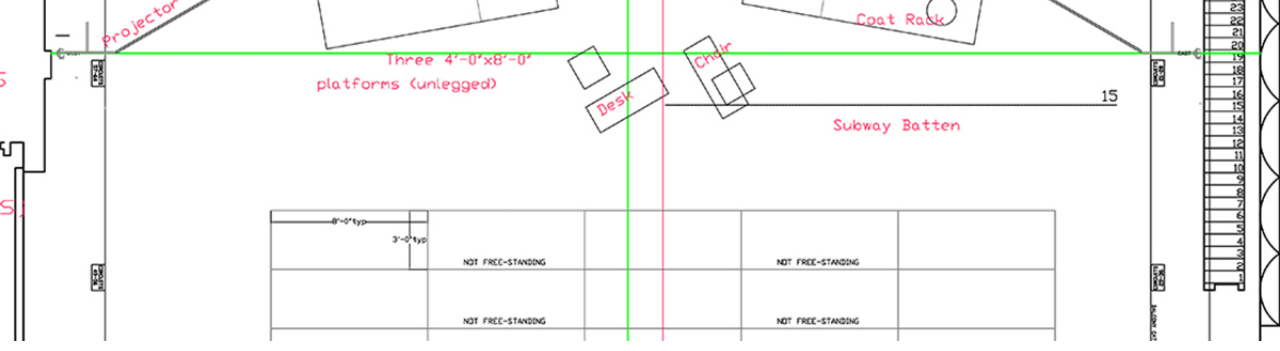
<file: theatrical-design.html>
<!DOCTYPE html>
<html lang="en">
  <head>
    <meta charset="utf-8">
    <meta http-equiv="X-UA-Compatible" content="IE=edge">
    <meta name="viewport" content="width=device-width, initial-scale=1">
    <!-- The above 3 meta tags *must* come first in the head; any other head content must come *after* these tags -->
    <meta name="description" content="A Mock Website for My Portfolio">
    <meta name="author" content="Joe Kosciusko Tritschler">

    <title>Just Joe | Theatrical Design</title>

    <!-- Bootstrap core CSS -->
    <link href="css/bootstrap.min.css" rel="stylesheet">

    <!-- Custom styles for this template -->
    <link href="css/index_custom.css" rel="stylesheet">

    <!-- Font Awesome -->
    <link rel="stylesheet" href="fonts/font-awesome/css/font-awesome.min.css">

    <!-- Google Fonts -->
    <link href="http://fonts.googleapis.com/css?family=Abril+Fatface|Cinzel+Decorative|Arvo" rel="stylesheet" type="text/css">

    <!-- HTML5 shim and Respond.js for IE8 support of HTML5 elements and media queries -->
    <!--[if lt IE 9]>
      <script src="https://oss.maxcdn.com/html5shiv/3.7.2/html5shiv.min.js"></script>
      <script src="https://oss.maxcdn.com/respond/1.4.2/respond.min.js"></script>
    <![endif]-->
  </head>

  <body>

    <!-- Main jumbotron for a primary marketing message or call to action -->
    <header>
      <div class="backround-image">
        <p><img id="top-image" class="background-image" src="images/top-image.jpg"></p>
      </div>
    </header>

    <div class="jumbotron">
      <div class="container">  
        <div class="col-md-6"><img src="images/pentacost.jpg"></div>
        <div class="col-md-6"><p>Lorem ipsum dolor sit amet, consectetur adipiscing elit. Vivamus a erat mattis, cursus massa ac, rhoncus ligula. Praesent nisi ligula, tempor non est non, facilisis viverra nisi. Lorem ipsum dolor sit amet, consectetur adipiscing elit. In blandit id odio sed bibendum. Cras erat augue, imperdiet vel semper vel, tincidunt et est. Nunc ut leo justo. Mauris eget ligula quis ligula condimentum scelerisque in quis justo. Mauris posuere dui nisl, vitae commodo mauris ultricies non. Proin eu cursus est. Cras et tortor nec magna tristique sodales ac id lorem. Ut elit enim, aliquam in ultrices quis, laoreet a nisi. Cras lacus libero, maximus vel ultricies in, ullamcorper a libero. Donec placerat mauris id sollicitudin scelerisque. Phasellus hendrerit lacus vitae ipsum luctus, sed dapibus dui volutpat.</p></div>
      </div>
    </div>  

    <div class="jumbotron">
      <div class="container">
        <div class="col-md-6"><img src="images/beauty-queen.jpg"></div>
        <div class="col-md-6"><p>Lorem ipsum dolor sit amet, consectetur adipiscing elit. Vivamus a erat mattis, cursus massa ac, rhoncus ligula. Praesent nisi ligula, tempor non est non, facilisis viverra nisi. Lorem ipsum dolor sit amet, consectetur adipiscing elit. In blandit id odio sed bibendum. Cras erat augue, imperdiet vel semper vel, tincidunt et est. Nunc ut leo justo. Mauris eget ligula quis ligula condimentum scelerisque in quis justo. Mauris posuere dui nisl, vitae commodo mauris ultricies non. Proin eu cursus est. Cras et tortor nec magna tristique sodales ac id lorem. Ut elit enim, aliquam in ultrices quis, laoreet a nisi. Cras lacus libero, maximus vel ultricies in, ullamcorper a libero. Donec placerat mauris id sollicitudin scelerisque. Phasellus hendrerit lacus vitae ipsum luctus, sed dapibus dui volutpat.</p></div>
      </div>
    </div>

    <div class="jumbotron">
      <div class="container">
        <div class="col-md-6"><img src="images/beauty-queen-model.jpg"></div>
        <div class="col-md-6"><p>Lorem ipsum dolor sit amet, consectetur adipiscing elit. Vivamus a erat mattis, cursus massa ac, rhoncus ligula. Praesent nisi ligula, tempor non est non, facilisis viverra nisi. Lorem ipsum dolor sit amet, consectetur adipiscing elit. In blandit id odio sed bibendum. Cras erat augue, imperdiet vel semper vel, tincidunt et est. Nunc ut leo justo. Mauris eget ligula quis ligula condimentum scelerisque in quis justo. Mauris posuere dui nisl, vitae commodo mauris ultricies non. Proin eu cursus est. Cras et tortor nec magna tristique sodales ac id lorem. Ut elit enim, aliquam in ultrices quis, laoreet a nisi. Cras lacus libero, maximus vel ultricies in, ullamcorper a libero. Donec placerat mauris id sollicitudin scelerisque. Phasellus hendrerit lacus vitae ipsum luctus, sed dapibus dui volutpat.</p></div>
      </div>
    </div>

    <div class="jumbotron">
      <div class="container">
        <div class="col-md-6"><img src="images/marisol.jpg"></div>
        <div class="col-md-6"><p>Lorem ipsum dolor sit amet, consectetur adipiscing elit. Vivamus a erat mattis, cursus massa ac, rhoncus ligula. Praesent nisi ligula, tempor non est non, facilisis viverra nisi. Lorem ipsum dolor sit amet, consectetur adipiscing elit. In blandit id odio sed bibendum. Cras erat augue, imperdiet vel semper vel, tincidunt et est. Nunc ut leo justo. Mauris eget ligula quis ligula condimentum scelerisque in quis justo. Mauris posuere dui nisl, vitae commodo mauris ultricies non. Proin eu cursus est. Cras et tortor nec magna tristique sodales ac id lorem. Ut elit enim, aliquam in ultrices quis, laoreet a nisi. Cras lacus libero, maximus vel ultricies in, ullamcorper a libero. Donec placerat mauris id sollicitudin scelerisque. Phasellus hendrerit lacus vitae ipsum luctus, sed dapibus dui volutpat.</p></div>
      </div>
    </div>
    
    <div class="page-nav">
      <div class="container">
        <a href="graphic-design.html"><i class="fa fa-arrow-left fa-4x"></i></a>
        <a href="index.html"><i class="fa fa-arrow-up fa-4x"></i></a>
        <a href="traditional-art.html"><i class="fa fa-arrow-right fa-4x"></i></a>
      </div>
    </div>

    <footer>
      <div class="backround-image">
        <p><img id="bottom-image" class="background-image" src="images/theatrical-bottom.jpg"></p>
      </div>
    </footer>


    <!-- Bootstrap core JavaScript
    ================================================== -->
    <!-- Placed at the end of the document so the pages load faster -->
    <script src="https://ajax.googleapis.com/ajax/libs/jquery/1.11.2/jquery.min.js"></script>
    <script src="js/bootstrap.min.js"></script>
    <!-- IE10 viewport hack for Surface/desktop Windows 8 bug -->
    <script src="js/ie10-viewport-bug-workaround.js"></script>
  </body>
</html>
</file>
<file: css/index_custom.css>
/*Jumbotron, col and button CSS*/
.jumbotron {
	background-color: white;
	height: 600px;
	padding: 50px;
}
.col-md-6 {
	height: 500px;
}
#resume, #resume .col-md-6{
	height: 700px;
}
button {
	background-color: white;
	border: none;
}
button:active {
	border: none;
}
.col-md-6 p {
	padding-top: 120px;
}
/*Background Images*/
.background-image, .background-image img {
	width: 100%;
}
.background-image p {
	text-align: center;
}
#traditional-background {
	background-image: url(github.com/jkosciuskotritschler.io/images/traditional-background.jpg);
	background-repeat: no-repeat;
}
#story-time .col-md-6 p {
	padding-top: 0px;
}
#portrait p{
	text-align: center;
}
/* Hover Effects for Images and buttons*/ 
.story-time-button {
	position: relative;
	z-index: +9;
}
.story-time-button img {
	position: relative;
	z-index: +10;
	left: -130px;
}
.story-time-button:hover img {
	opacity: 0;
}
.portrait-hover {
	position: relative;
	left: -400px;
	z-index: +9;
}
.portrait-sketch {
	position: relative;
	z-index: +10;
}
.portrait-sketch:hover {
	opacity: 0;
}
.graphic-hover {
	position: relative;
	top: -300px;
	left: 0px;
	z-index: +9;
}
.graphic-button {
	position: relative;
	z-index: +9;
}
.graphic-button img {
	position: relative;
	z-index: +10;
	left: -110px;
}
.graphic-button:hover img {
	opacity: 0;
}
.graphic-sketch {
	position: relative;
	top: 100px;
	left: 0px;
	z-index: +10;
}
.graphic-sketch:hover {
	opacity: 0;
}
.theatrical-button {
	position: relative;
	z-index: +9;
}
.theatrical-button img {
	position: relative;
	z-index: +10;
	left: -130px;
}
.theatrical-button:hover img {
	opacity: 0;
}
.theatrical-hover {
	position: relative;
	top: -300px;
	left: 0px;
	z-index: +9;
}
.theatrical-sketch {
	position: relative;
	top: 100px;
	left: 0px;
	z-index: +10;
}
.theatrical-sketch:hover {
	opacity: 0;
}
.traditional-button {
	position: relative;
	z-index: +9;
}
.traditional-button img {
	position: relative;
	z-index: +10;
	left: -110px;
}
.traditional-button:hover img {
	opacity: 0;
}
.traditional-hover {
	position: relative;
	top: -300px;
	left: 0px;
	z-index: +9;
}
.traditional-sketch {
	position: relative;
	top: 100px;
	left: 0px;
	z-index: +10;
}
.traditional-sketch:hover {
	opacity: 0;
}
.resume-button {
	position: relative;
	z-index: +9;
}
.resume-button img {
	position: relative;
	z-index: +10;
	left: -130px;
}
.resume-button:hover img {
	opacity: 0;
}
.resume-hover {
	position: relative;
	top: -400px;
	left: 0px;
	z-index: +9;
}
.resume-sketch {
	position: relative;
	top: 100px;
	left: 0px;
	z-index: +10;
}
.resume-sketch:hover {
	opacity: 0;
}
</file>
